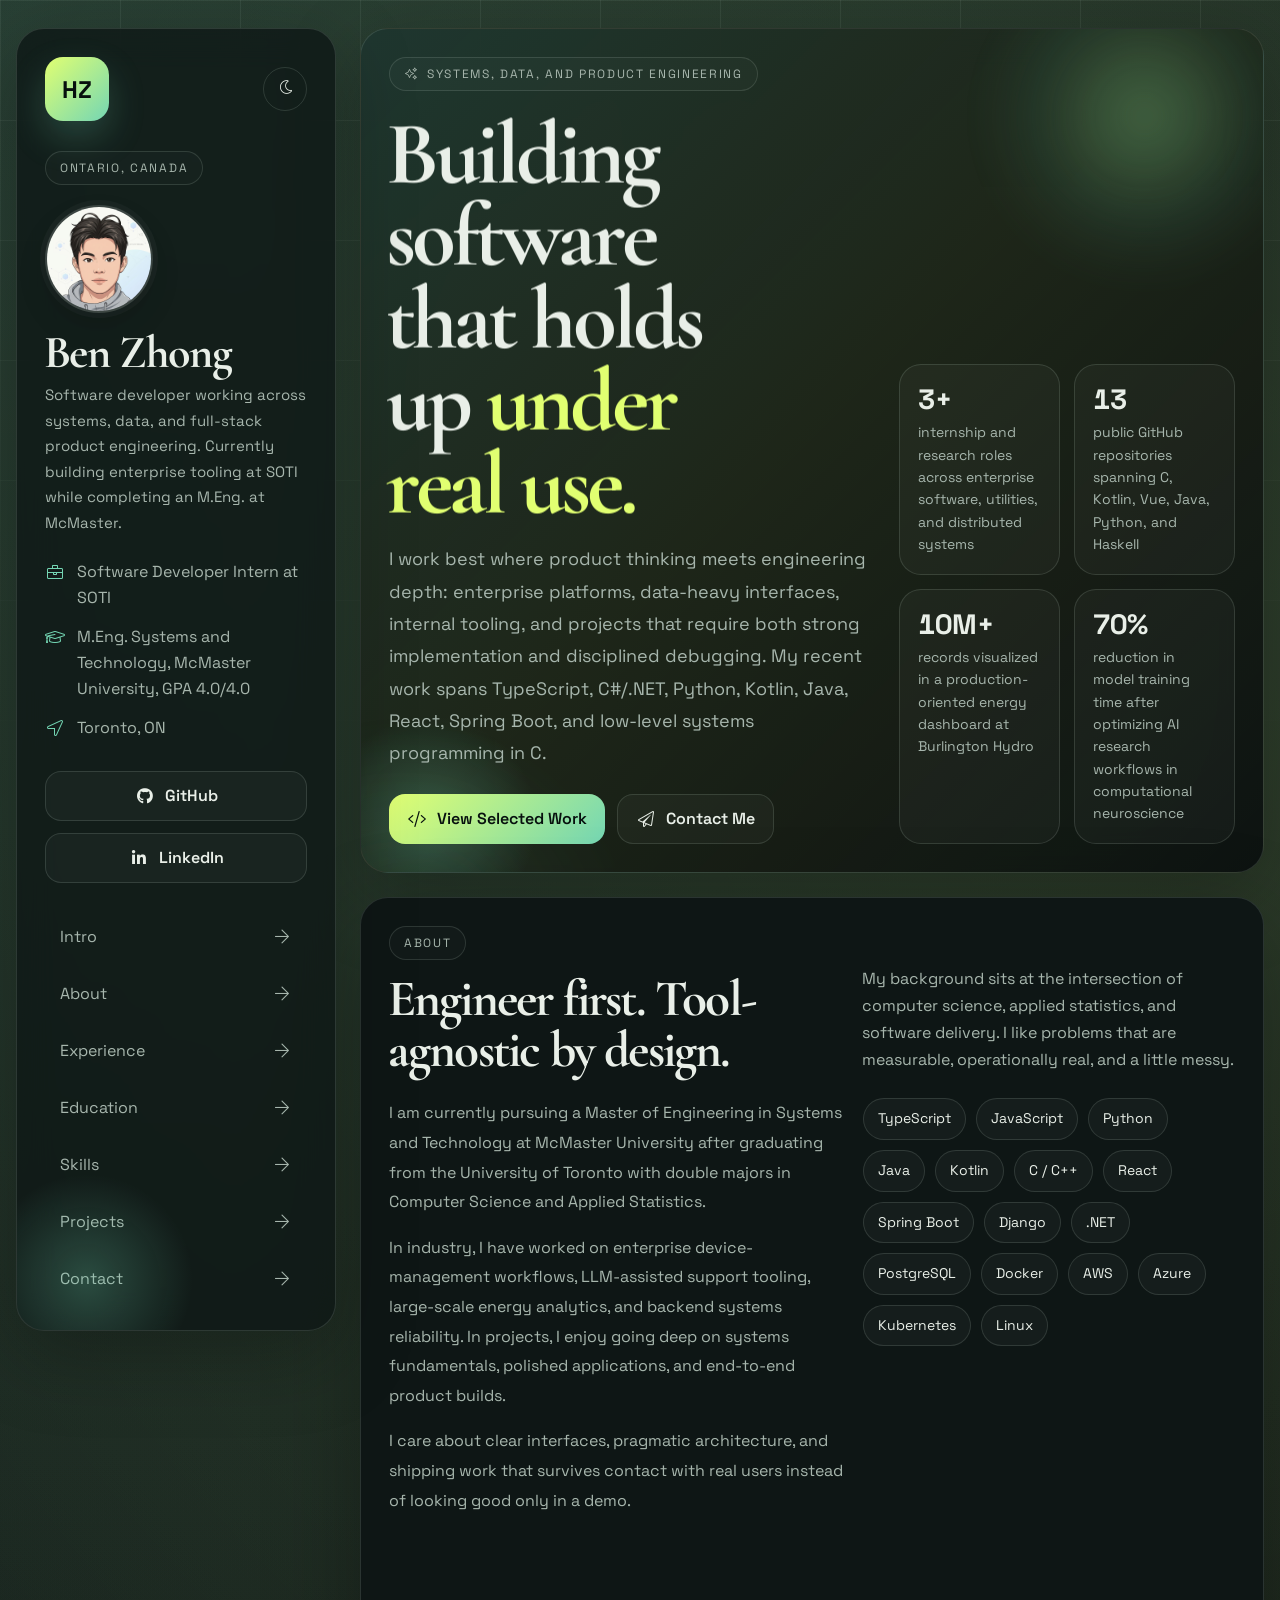
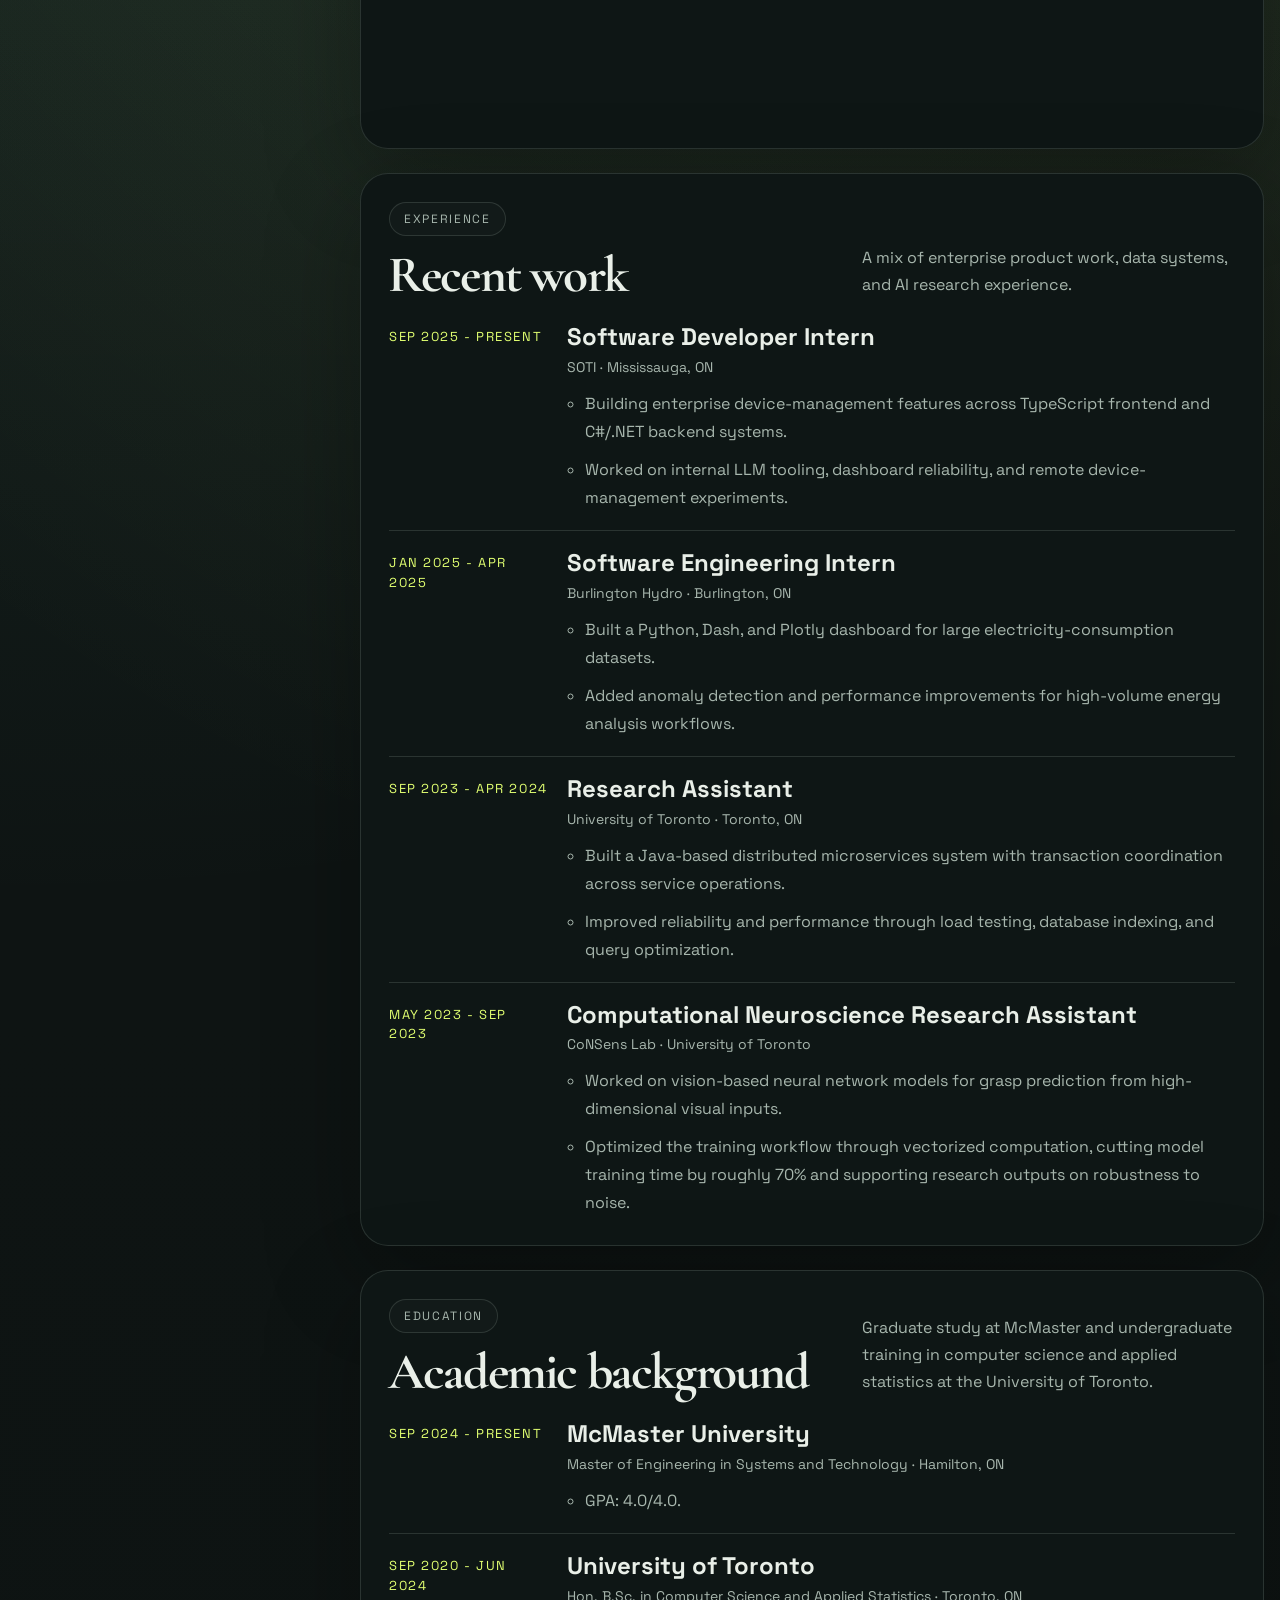
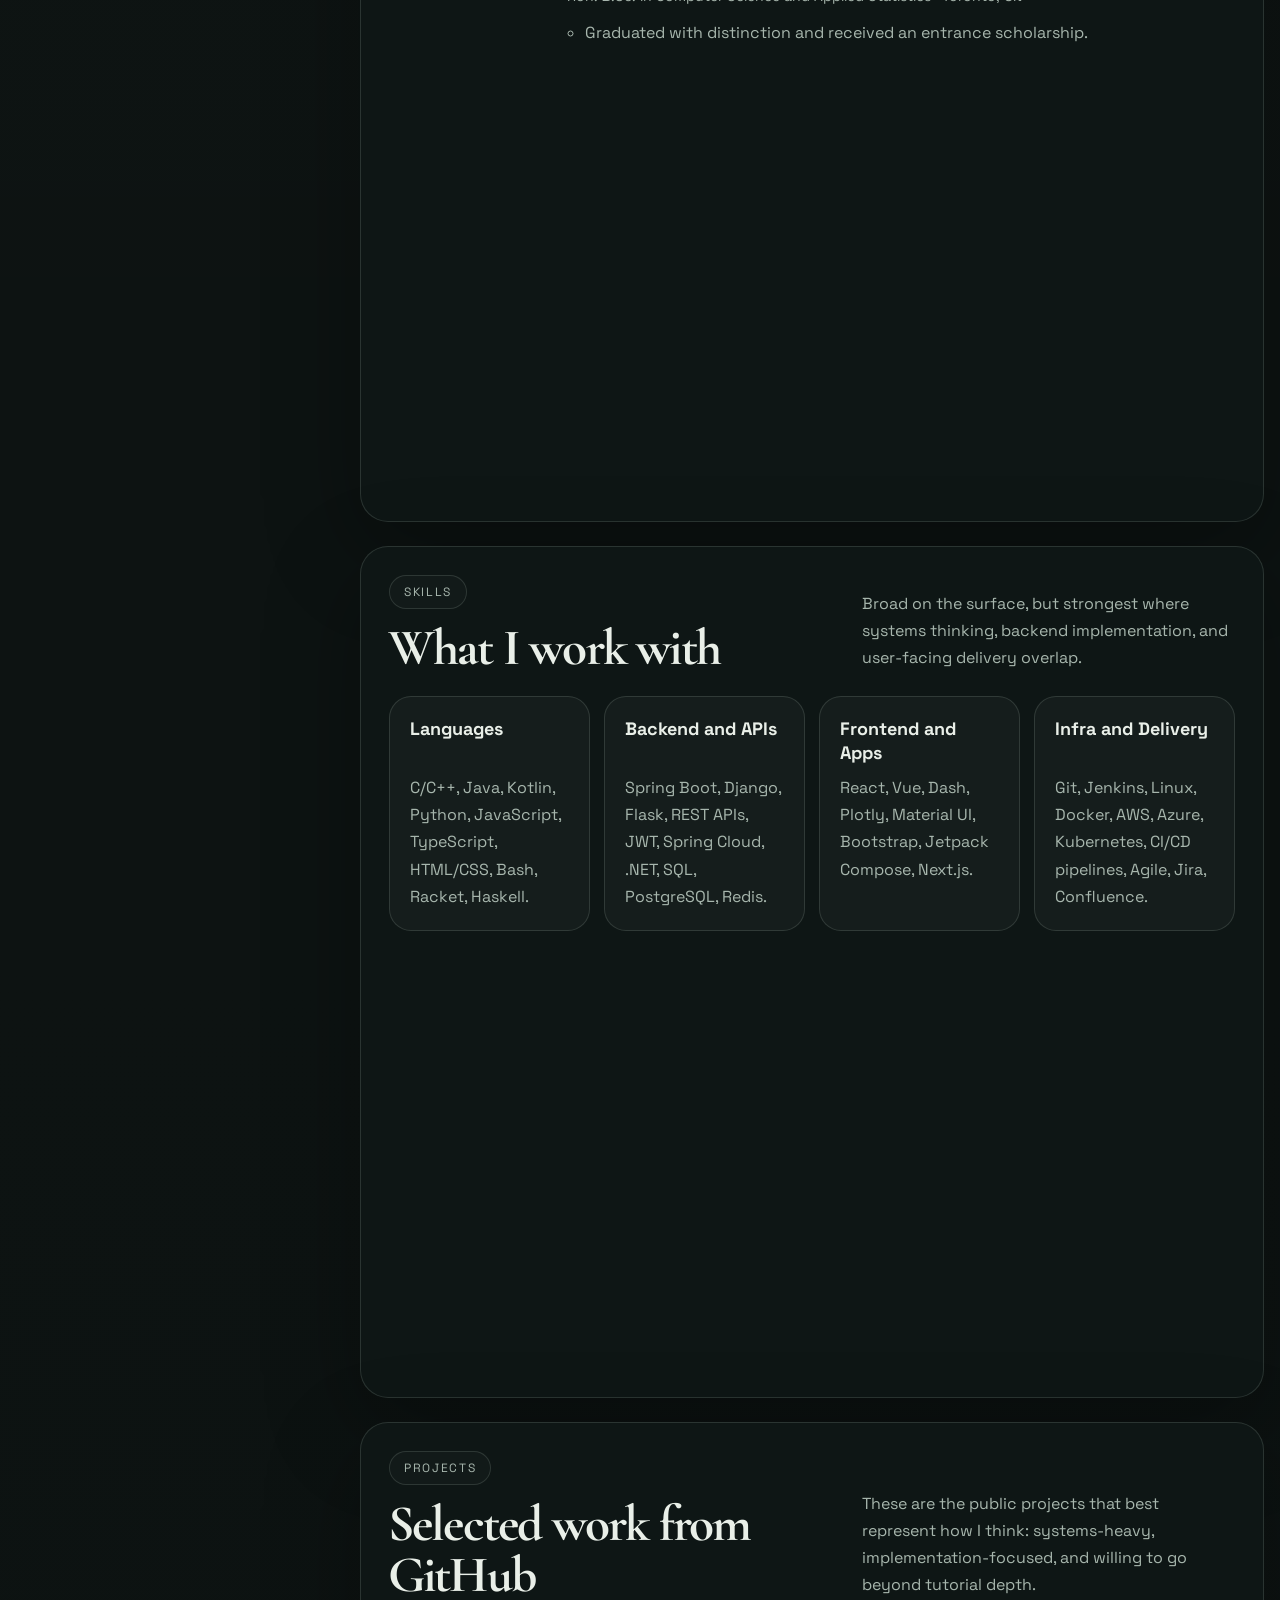
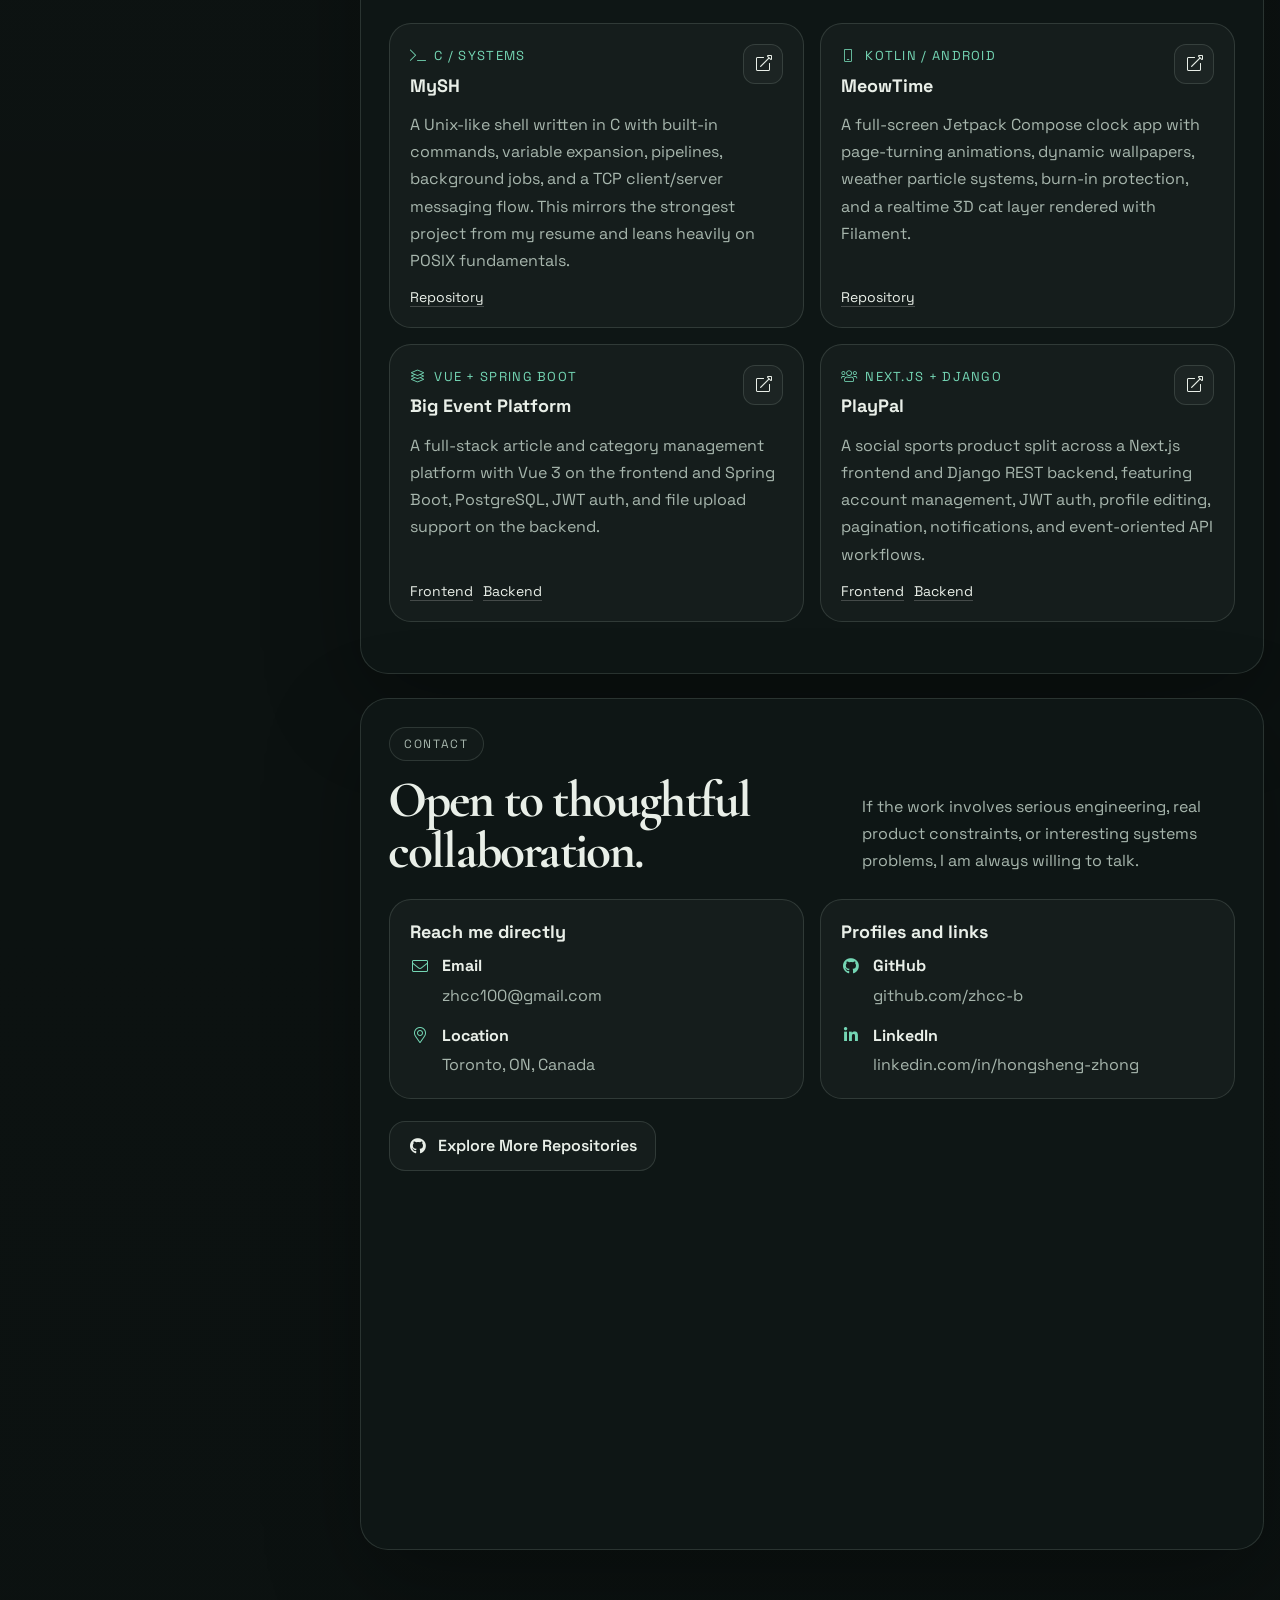
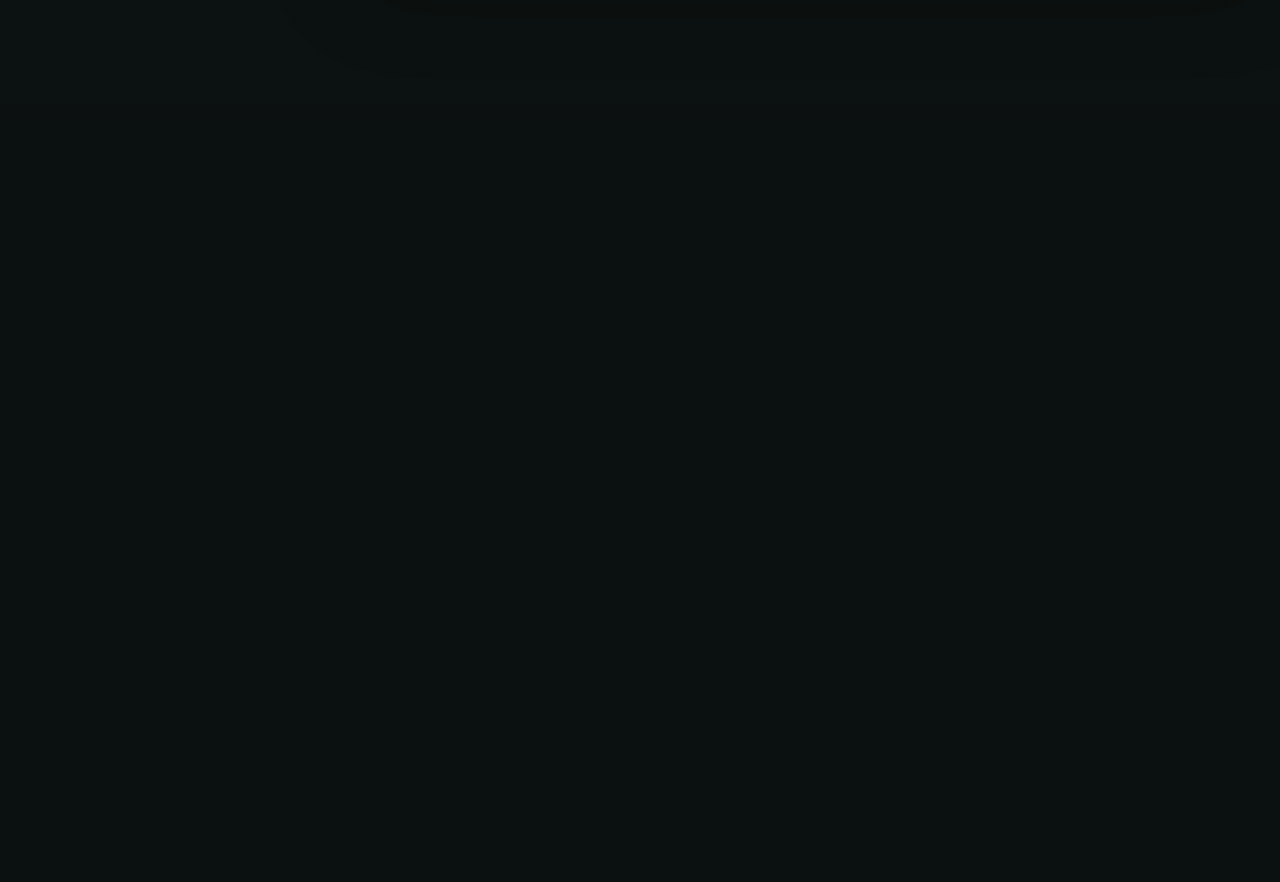
<file: index.html>
<!DOCTYPE html>
<html lang="en" class="theme-dark">
<head>
    <meta charset="UTF-8">
    <meta http-equiv="X-UA-Compatible" content="IE=edge">
    <meta name="viewport" content="width=device-width, initial-scale=1.0">
    <meta name="keywords" content="Hongsheng Zhong, software engineer, portfolio, resume, systems, data, full stack">
    <meta name="description" content="Portfolio site for Hongsheng (Ben) Zhong, software developer focused on systems, data, and product engineering.">
    <meta name="author" content="Hongsheng Zhong">
    <title>Hongsheng Zhong | Software Developer</title>
    <link rel="preconnect" href="https://fonts.googleapis.com">
    <link rel="preconnect" href="https://fonts.gstatic.com" crossorigin>
    <link href="https://fonts.googleapis.com/css2?family=Cormorant+Garamond:wght@500;600;700&amp;family=Space+Grotesk:wght@400;500;700&amp;display=swap" rel="stylesheet">
    <link rel="stylesheet" href="assets/css/fontAwesome5Pro.css">
    <style>
        :root {
            --bg: #0b1110;
            --bg-soft: rgba(18, 29, 27, 0.82);
            --panel: rgba(14, 22, 21, 0.78);
            --panel-strong: rgba(11, 17, 16, 0.92);
            --panel-solid: #0e1615;
            --text: #e9efe8;
            --muted: #a7b6ad;
            --line: rgba(213, 235, 219, 0.14);
            --accent: #74d6b4;
            --accent-strong: #e1ff71;
            --shadow: 0 24px 80px rgba(0, 0, 0, 0.26);
            --radius: 28px;
        }

        html.theme-light {
            --bg: #f3efe5;
            --bg-soft: rgba(255, 252, 245, 0.9);
            --panel: rgba(255, 255, 255, 0.84);
            --panel-strong: rgba(255, 255, 255, 0.94);
            --panel-solid: #fffdf7;
            --text: #111816;
            --muted: #5a695f;
            --line: rgba(17, 24, 22, 0.12);
            --accent: #0d8b67;
            --accent-strong: #a7d52c;
            --shadow: 0 24px 80px rgba(42, 50, 43, 0.12);
        }

        * {
            box-sizing: border-box;
        }

        html {
            scroll-behavior: smooth;
        }

        body {
            margin: 0;
            font-family: "Space Grotesk", sans-serif;
            background:
                radial-gradient(circle at top left, rgba(116, 214, 180, 0.18), transparent 34%),
                radial-gradient(circle at 85% 10%, rgba(225, 255, 113, 0.12), transparent 28%),
                linear-gradient(180deg, rgba(255, 255, 255, 0.02), rgba(255, 255, 255, 0)),
                var(--bg);
            color: var(--text);
            min-height: 100vh;
        }

        body::before {
            content: "";
            position: fixed;
            inset: 0;
            background-image:
                linear-gradient(var(--line) 1px, transparent 1px),
                linear-gradient(90deg, var(--line) 1px, transparent 1px);
            background-size: 120px 120px;
            mask-image: linear-gradient(180deg, rgba(0, 0, 0, 0.55), transparent 92%);
            pointer-events: none;
            z-index: 0;
        }

        a {
            color: inherit;
            text-decoration: none;
        }

        img {
            max-width: 100%;
            display: block;
        }

        .shell {
            position: relative;
            z-index: 1;
            width: min(1380px, calc(100% - 32px));
            margin: 0 auto;
            padding: 28px 0 56px;
            display: grid;
            grid-template-columns: 320px minmax(0, 1fr);
            gap: 24px;
        }

        .rail,
        .panel {
            backdrop-filter: blur(18px);
            background: var(--panel);
            border: 1px solid var(--line);
            border-radius: var(--radius);
            box-shadow: var(--shadow);
        }

        .rail {
            position: sticky;
            top: 24px;
            align-self: start;
            z-index: 20;
            padding: 28px;
            overflow: hidden;
        }

        .rail::before,
        .hero-card::before {
            content: "";
            position: absolute;
            inset: auto auto -60px -40px;
            width: 220px;
            height: 220px;
            border-radius: 50%;
            background: radial-gradient(circle, rgba(116, 214, 180, 0.26), transparent 68%);
            pointer-events: none;
        }

        .rail-top {
            display: flex;
            justify-content: space-between;
            align-items: center;
            gap: 16px;
            margin-bottom: 30px;
        }

        .mark {
            width: 64px;
            height: 64px;
            border-radius: 18px;
            display: grid;
            place-items: center;
            font-weight: 700;
            font-size: 24px;
            color: #07100e;
            background: linear-gradient(135deg, var(--accent-strong), var(--accent));
            box-shadow: 0 16px 36px rgba(116, 214, 180, 0.22);
        }

        .theme-toggle {
            display: grid;
            place-items: center;
            padding: 0;
            border: 1px solid var(--line);
            background: transparent;
            color: var(--text);
            border-radius: 999px;
            width: 44px;
            height: 44px;
            cursor: pointer;
        }

        .eyebrow {
            display: inline-flex;
            align-items: center;
            gap: 8px;
            padding: 8px 14px;
            border-radius: 999px;
            border: 1px solid var(--line);
            font-size: 12px;
            letter-spacing: 0.14em;
            text-transform: uppercase;
            color: var(--muted);
            background: rgba(255, 255, 255, 0.02);
        }

        .rail h1 {
            position: relative;
            left: -0.025em;
            margin: 18px 0 8px;
            font-family: "Cormorant Garamond", serif;
            font-size: 46px;
            line-height: 0.94;
            letter-spacing: -0.03em;
        }

        .profile-photo {
            width: 108px;
            height: 108px;
            margin: 20px 0 14px;
            border-radius: 50%;
            overflow: hidden;
            border: 2px solid rgba(255, 255, 255, 0.14);
            background: rgba(255, 255, 255, 0.04);
            box-shadow:
                0 14px 28px rgba(0, 0, 0, 0.16),
                0 0 0 5px rgba(255, 255, 255, 0.03);
        }

        .profile-photo img {
            width: 100%;
            height: 100%;
            object-fit: cover;
            object-position: center top;
        }

        .rail .subtitle {
            margin: 0 0 24px;
            color: var(--muted);
            line-height: 1.7;
            font-size: 15px;
        }

        .quick-list,
        .mini-nav,
        .chip-list,
        .facts,
        .timeline,
        .project-list {
            list-style: none;
            margin: 0;
            padding: 0;
        }

        .quick-list {
            display: grid;
            gap: 14px;
            margin: 22px 0 30px;
        }

        .quick-list li,
        .contact-card li {
            display: flex;
            gap: 12px;
            align-items: flex-start;
            color: var(--muted);
            line-height: 1.6;
        }

        .quick-list i,
        .contact-card i {
            width: 20px;
            flex: 0 0 20px;
            text-align: center;
            line-height: 1;
            color: var(--accent);
            margin-top: 0.3em;
        }

        .quick-list li > span,
        .contact-card li > div {
            min-width: 0;
            overflow-wrap: anywhere;
        }

        .cta-row {
            display: grid;
            gap: 12px;
            margin: 0 0 30px;
        }

        .btn,
        .btn-secondary {
            display: inline-flex;
            justify-content: center;
            align-items: center;
            gap: 10px;
            min-height: 50px;
            padding: 0 18px;
            border-radius: 16px;
            font-weight: 600;
            line-height: 1.25;
            transition: transform 0.2s ease, border-color 0.2s ease, background 0.2s ease;
        }

        .btn:hover,
        .btn-secondary:hover,
        .mini-nav a:hover,
        .project-card:hover,
        .fact:hover {
            transform: translateY(-2px);
        }

        .btn {
            color: #07100e;
            background: linear-gradient(135deg, var(--accent-strong), var(--accent));
        }

        .btn-secondary {
            border: 1px solid var(--line);
            color: var(--text);
            background: rgba(255, 255, 255, 0.03);
        }

        .mini-nav {
            display: grid;
            gap: 10px;
        }

        .mini-nav a {
            display: flex;
            justify-content: space-between;
            align-items: center;
            gap: 12px;
            padding: 12px 14px;
            border-radius: 16px;
            color: var(--muted);
            border: 1px solid transparent;
            transition: all 0.2s ease;
        }

        .mini-nav a:hover {
            color: var(--text);
            border-color: var(--line);
            background: rgba(255, 255, 255, 0.03);
        }

        .content {
            display: grid;
            gap: 24px;
            isolation: isolate;
        }

        .panel {
            position: relative;
            padding: 28px;
            scroll-margin-top: 24px;
        }

        .hero-card {
            --fluid-x: 76%;
            --fluid-y: 22%;
            overflow: hidden;
            background:
                linear-gradient(135deg, rgba(116, 214, 180, 0.18), rgba(225, 255, 113, 0.08) 48%, rgba(255, 255, 255, 0)),
                var(--panel-strong);
        }

        .hero-card::after {
            content: "";
            position: absolute;
            inset: -18%;
            z-index: 0;
            pointer-events: none;
            opacity: 0.78;
            background:
                radial-gradient(circle 240px at var(--fluid-x) var(--fluid-y), rgba(116, 214, 180, 0.28), transparent 68%),
                radial-gradient(circle 170px at var(--fluid-x) var(--fluid-y), rgba(225, 255, 113, 0.18), transparent 62%),
                radial-gradient(circle 320px at 18% 92%, rgba(116, 214, 180, 0.12), transparent 72%);
            filter: blur(18px) saturate(1.1);
            transform: scale(1.04);
            transition: opacity 0.3s ease;
        }

        .hero-card:hover::after {
            opacity: 1;
        }

        .hero-grid {
            position: relative;
            z-index: 1;
        }

        .hero-grid {
            display: grid;
            grid-template-columns: minmax(0, 1.3fr) minmax(280px, 0.9fr);
            gap: 24px;
            align-items: end;
        }

        .hero-title {
            position: relative;
            left: -0.035em;
            margin: 22px 0 18px;
            font-family: "Cormorant Garamond", serif;
            font-size: clamp(52px, 7vw, 92px);
            line-height: 0.92;
            letter-spacing: -0.045em;
            max-width: 9ch;
        }

        .hero-title .accent {
            color: var(--accent-strong);
        }

        .motion-ready .hero-title .char {
            display: inline-block;
            opacity: 0;
            transform: translateY(0.72em);
            animation: character-rise 0.72s cubic-bezier(0.16, 1, 0.3, 1) forwards;
            animation-delay: calc(90ms + (var(--char-index) * 28ms));
            will-change: transform, opacity;
        }

        .hero-title .word {
            display: inline-block;
            white-space: nowrap;
        }

        @keyframes character-rise {
            to {
                opacity: 1;
                transform: translateY(0);
            }
        }

        .motion-ready .content > .panel:not(.hero-card) {
            opacity: 0;
            transform: translateY(72px) scale(0.985);
            transform-origin: 50% 100%;
            transition:
                opacity 0.72s ease,
                transform 0.88s cubic-bezier(0.16, 1, 0.3, 1),
                box-shadow 0.88s ease;
            will-change: transform, opacity;
        }

        .motion-ready .content > .panel.is-visible {
            opacity: 1;
            transform: translateY(0) scale(1);
            box-shadow: 0 30px 96px rgba(0, 0, 0, 0.3);
        }

        .hero-copy {
            max-width: 760px;
            color: var(--muted);
            font-size: 18px;
            line-height: 1.8;
            margin: 0 0 24px;
        }

        .hero-actions {
            display: flex;
            flex-wrap: wrap;
            gap: 12px;
        }

        .hero-side {
            display: grid;
            gap: 16px;
        }

        .fact-grid {
            display: grid;
            grid-template-columns: repeat(2, minmax(0, 1fr));
            gap: 14px;
        }

        .fact {
            border-radius: 22px;
            border: 1px solid var(--line);
            padding: 18px;
            background: rgba(255, 255, 255, 0.03);
            transition: transform 0.2s ease;
        }

        .fact strong {
            display: block;
            font-size: 28px;
            line-height: 1.15;
            font-variant-numeric: tabular-nums;
            margin-bottom: 6px;
        }

        .fact span {
            display: block;
            color: var(--muted);
            font-size: 14px;
            line-height: 1.6;
        }

        .section-head {
            display: grid;
            grid-template-columns: minmax(0, 1.1fr) minmax(0, 0.9fr);
            align-items: end;
            gap: 16px;
            margin-bottom: 22px;
        }

        .section-head h2 {
            position: relative;
            left: -0.025em;
            margin: 14px 0 0;
            font-family: "Cormorant Garamond", serif;
            font-size: clamp(34px, 4vw, 54px);
            line-height: 1;
            letter-spacing: -0.035em;
        }

        .section-head p {
            margin: 0;
            max-width: 620px;
            color: var(--muted);
            line-height: 1.7;
            padding-bottom: 3px;
        }

        .two-col {
            display: grid;
            grid-template-columns: 1.1fr 0.9fr;
            gap: 20px;
        }

        .prose {
            color: var(--muted);
            line-height: 1.85;
            font-size: 16px;
        }

        .prose > p:first-child {
            margin-top: 0;
        }

        .prose > p:last-child {
            margin-bottom: 0;
        }

        .chip-list {
            display: flex;
            flex-wrap: wrap;
            gap: 10px;
        }

        .chip-list li {
            border: 1px solid var(--line);
            border-radius: 999px;
            padding: 10px 14px;
            color: var(--text);
            background: rgba(255, 255, 255, 0.03);
            font-size: 14px;
            line-height: 1.4;
        }

        .timeline {
            display: grid;
            gap: 18px;
        }

        .timeline-item {
            display: grid;
            grid-template-columns: 160px minmax(0, 1fr);
            gap: 18px;
            padding: 18px 0 0;
            border-top: 1px solid var(--line);
        }

        .timeline-item:first-child {
            border-top: 0;
            padding-top: 0;
        }

        .timeline-date {
            color: var(--accent-strong);
            font-size: 13px;
            letter-spacing: 0.12em;
            text-transform: uppercase;
            line-height: 1.5;
            padding-top: 4px;
        }

        .timeline-body h3 {
            margin: 0;
            font-size: 24px;
            line-height: 1.2;
        }

        .timeline-meta {
            margin: 6px 0 14px;
            color: var(--muted);
            font-size: 14px;
        }

        .timeline-points {
            display: grid;
            gap: 10px;
            margin: 0;
            padding-left: 18px;
            color: var(--muted);
            line-height: 1.75;
        }

        .skill-grid {
            display: grid;
            grid-template-columns: repeat(4, minmax(0, 1fr));
            gap: 14px;
        }

        .skill-card,
        .project-card,
        .contact-card {
            border: 1px solid var(--line);
            border-radius: 22px;
            padding: 20px;
            background: rgba(255, 255, 255, 0.03);
        }

        .skill-card h3,
        .project-card h3,
        .contact-card h3 {
            margin: 0 0 10px;
            font-size: 18px;
        }

        .skill-card p,
        .project-card p,
        .contact-card p {
            margin: 0;
            color: var(--muted);
            line-height: 1.7;
        }

        .project-list {
            display: grid;
            grid-template-columns: repeat(2, minmax(0, 1fr));
            gap: 16px;
        }

        .project-card {
            display: flex;
            flex-direction: column;
            gap: 14px;
            transition: transform 0.2s ease, border-color 0.2s ease;
        }

        .project-card:hover {
            border-color: rgba(116, 214, 180, 0.4);
        }

        .project-top {
            display: flex;
            justify-content: space-between;
            gap: 12px;
            align-items: flex-start;
        }

        .project-card p {
            flex: 1;
        }

        .project-card h3 {
            margin: 8px 0 0;
            line-height: 1.3;
        }

        /* Center icon ink independently of the font's varying advance widths. */
        .btn i,
        .btn-secondary i,
        .eyebrow i,
        .project-tag i,
        .mini-nav i {
            flex: 0 0 1.25em;
            width: 1.25em;
            line-height: 1;
            text-align: center;
        }

        .theme-toggle i,
        .project-launch i {
            line-height: 1;
            transform: translateY(-1px);
        }

        .project-launch .fa-arrow-up-right-from-square {
            transform: translate(1px, -1px);
        }

        .project-head-link {
            color: inherit;
            display: block;
        }

        .project-launch {
            width: 40px;
            height: 40px;
            border-radius: 12px;
            border: 1px solid var(--line);
            display: inline-flex;
            align-items: center;
            justify-content: center;
            color: var(--text);
            background: rgba(255, 255, 255, 0.03);
            flex-shrink: 0;
        }

        .project-tag {
            display: inline-flex;
            align-items: center;
            gap: 8px;
            color: var(--accent);
            font-size: 13px;
            letter-spacing: 0.1em;
            text-transform: uppercase;
            line-height: 1.5;
        }

        .project-links {
            display: flex;
            flex-wrap: wrap;
            gap: 10px;
        }

        .project-links a {
            color: var(--text);
            font-size: 14px;
            border-bottom: 1px solid rgba(255, 255, 255, 0.2);
        }

        .contact-grid {
            display: grid;
            grid-template-columns: 1fr 1fr;
            gap: 16px;
        }

        .contact-card ul {
            list-style: none;
            margin: 0;
            padding: 0;
            display: grid;
            gap: 14px;
        }

        .contact-card strong {
            display: block;
            margin-bottom: 4px;
            color: var(--text);
        }

        .contact-cta {
            display: flex;
            flex-wrap: wrap;
            gap: 12px;
            margin-top: 22px;
        }

        .footer-note {
            margin-top: 12px;
            color: var(--muted);
            font-size: 13px;
        }

        .mobile-nav {
            display: none;
        }

        html.is-measuring-stack .content > .panel {
            position: relative !important;
            top: auto !important;
        }

        @media (min-width: 901px) and (prefers-reduced-motion: no-preference) {
            .content::after {
                content: "";
                display: block;
                height: calc(100vh - 48px);
                pointer-events: none;
            }

            .hero-card {
                position: sticky;
                top: 24px;
                align-self: start;
                z-index: 0;
            }

            .content > .panel:not(.hero-card) {
                position: sticky;
                top: 24px;
                align-self: start;
                min-height: calc(100vh - 48px);
                scroll-margin-top: 24px;
                background: var(--panel-solid);
                backdrop-filter: none;
            }

            #about {
                z-index: 1;
            }

            #experience {
                z-index: 2;
            }

            #education {
                z-index: 3;
            }

            #skills {
                z-index: 4;
            }

            #projects {
                z-index: 5;
            }

            #contact {
                z-index: 6;
            }
        }

        @media (prefers-reduced-motion: reduce) {
            html {
                scroll-behavior: auto;
            }

            *,
            *::before,
            *::after {
                animation-duration: 0.01ms !important;
                animation-iteration-count: 1 !important;
                scroll-behavior: auto !important;
                transition-duration: 0.01ms !important;
            }
        }

        @media (max-width: 1120px) {
            .shell {
                grid-template-columns: 1fr;
            }

            .rail {
                position: static;
            }
        }

        @media (min-width: 901px) {
            .skill-card h3 {
                min-height: 2.6em;
                line-height: 1.3;
            }
        }

        @media (max-width: 900px) {
            .hero-grid,
            .section-head,
            .two-col,
            .contact-grid,
            .timeline-item,
            .project-list,
            .skill-grid {
                grid-template-columns: 1fr;
            }

            .timeline-date {
                padding-top: 0;
            }
        }

        @media (max-width: 720px) {
            .shell {
                width: min(100% - 20px, 1380px);
                padding-top: 18px;
            }

            .rail,
            .panel {
                padding: 22px;
                border-radius: 22px;
            }

            .rail-top {
                margin-bottom: 18px;
            }

            .rail h1 {
                font-size: 38px;
            }

            .hero-copy {
                font-size: 16px;
            }

            .fact-grid {
                grid-template-columns: 1fr;
            }

            .mobile-nav {
                display: flex;
                flex-wrap: wrap;
                gap: 10px;
                margin-top: 18px;
            }

            .mobile-nav a {
                padding: 10px 14px;
                border: 1px solid var(--line);
                border-radius: 999px;
                color: var(--muted);
                font-size: 14px;
            }

            .mini-nav {
                display: none;
            }
        }
    </style>
</head>
<body>
    <div class="shell">
        <aside class="rail">
            <div class="rail-top">
                <div class="mark">HZ</div>
                <button class="theme-toggle" id="themeToggle" aria-label="Toggle color theme">
                    <i class="fal fa-moon"></i>
                </button>
            </div>

            <div class="eyebrow">
                <span>Ontario, Canada</span>
            </div>
            <div class="profile-photo">
                <img src="photo.jpg" alt="Portrait of Hongsheng Zhong">
            </div>
            <h1>Ben Zhong</h1>
            <p class="subtitle">
                Software developer working across systems, data, and full-stack product engineering.
                Currently building enterprise tooling at SOTI while completing an M.Eng. at McMaster.
            </p>

            <ul class="quick-list">
                <li>
                    <i class="fal fa-briefcase"></i>
                    <div>Software Developer Intern at SOTI</div>
                </li>
                <li>
                    <i class="fal fa-graduation-cap"></i>
                    <div>M.Eng. Systems and Technology, McMaster University, GPA 4.0/4.0</div>
                </li>
                <li>
                    <i class="fal fa-location-arrow"></i>
                    <div>Toronto, ON</div>
                </li>
            </ul>

            <div class="cta-row">
                <a class="btn-secondary" href="https://github.com/zhcc-b" target="_blank" rel="noreferrer">
                    <i class="fab fa-github"></i>
                    GitHub
                </a>
                <a class="btn-secondary" href="https://www.linkedin.com/in/hongsheng-zhong/" target="_blank" rel="noreferrer">
                    <i class="fab fa-linkedin-in"></i>
                    LinkedIn
                </a>
            </div>

            <ul class="mini-nav">
                <li><a href="#home"><span>Intro</span><i class="fal fa-arrow-right"></i></a></li>
                <li><a href="#about"><span>About</span><i class="fal fa-arrow-right"></i></a></li>
                <li><a href="#experience"><span>Experience</span><i class="fal fa-arrow-right"></i></a></li>
                <li><a href="#education"><span>Education</span><i class="fal fa-arrow-right"></i></a></li>
                <li><a href="#skills"><span>Skills</span><i class="fal fa-arrow-right"></i></a></li>
                <li><a href="#projects"><span>Projects</span><i class="fal fa-arrow-right"></i></a></li>
                <li><a href="#contact"><span>Contact</span><i class="fal fa-arrow-right"></i></a></li>
            </ul>
        </aside>

        <main class="content">
            <section class="panel hero-card" id="home">
                <div class="hero-grid">
                    <div>
                        <div class="eyebrow">
                            <i class="fal fa-sparkles"></i>
                            <span>Systems, Data, and Product Engineering</span>
                        </div>
                        <h2 class="hero-title">
                            Building software that holds up <span class="accent">under real use.</span>
                        </h2>
                        <p class="hero-copy">
                            I work best where product thinking meets engineering depth: enterprise platforms,
                            data-heavy interfaces, internal tooling, and projects that require both strong
                            implementation and disciplined debugging. My recent work spans TypeScript, C#/.NET,
                            Python, Kotlin, Java, React, Spring Boot, and low-level systems programming in C.
                        </p>
                        <div class="hero-actions">
                            <a class="btn" href="#projects">
                                <i class="fal fa-code"></i>
                                View Selected Work
                            </a>
                            <a class="btn-secondary" href="#contact">
                                <i class="fal fa-paper-plane"></i>
                                Contact Me
                            </a>
                        </div>
                        <div class="mobile-nav">
                            <a href="#about">About</a>
                            <a href="#experience">Experience</a>
                            <a href="#education">Education</a>
                            <a href="#skills">Skills</a>
                            <a href="#projects">Projects</a>
                            <a href="#contact">Contact</a>
                        </div>
                    </div>

                    <div class="hero-side">
                        <div class="fact-grid">
                            <div class="fact">
                                <strong>3+</strong>
                                <span>internship and research roles across enterprise software, utilities, and distributed systems</span>
                            </div>
                            <div class="fact">
                                <strong>13</strong>
                                <span>public GitHub repositories spanning C, Kotlin, Vue, Java, Python, and Haskell</span>
                            </div>
                            <div class="fact">
                                <strong>10M+</strong>
                                <span>records visualized in a production-oriented energy dashboard at Burlington Hydro</span>
                            </div>
                            <div class="fact">
                                <strong>70%</strong>
                                <span>reduction in model training time after optimizing AI research workflows in computational neuroscience</span>
                            </div>
                        </div>
                    </div>
                </div>
            </section>

            <section class="panel" id="about">
                <div class="section-head">
                    <div>
                        <div class="eyebrow">About</div>
                        <h2>Engineer first. Tool-agnostic by design.</h2>
                    </div>
                    <p>
                        My background sits at the intersection of computer science, applied statistics, and
                        software delivery. I like problems that are measurable, operationally real, and a little messy.
                    </p>
                </div>

                <div class="two-col">
                    <div class="prose">
                        <p>
                            I am currently pursuing a Master of Engineering in Systems and Technology at
                            McMaster University after graduating from the University of Toronto with double majors
                            in Computer Science and Applied Statistics.
                        </p>
                        <p>
                            In industry, I have worked on enterprise device-management workflows, LLM-assisted support tooling,
                            large-scale energy analytics, and backend systems reliability. In projects, I enjoy going deep on
                            systems fundamentals, polished applications, and end-to-end product builds.
                        </p>
                        <p>
                            I care about clear interfaces, pragmatic architecture, and shipping work that survives contact
                            with real users instead of looking good only in a demo.
                        </p>
                    </div>
                    <div>
                        <ul class="chip-list">
                            <li>TypeScript</li>
                            <li>JavaScript</li>
                            <li>Python</li>
                            <li>Java</li>
                            <li>Kotlin</li>
                            <li>C / C++</li>
                            <li>React</li>
                            <li>Spring Boot</li>
                            <li>Django</li>
                            <li>.NET</li>
                            <li>PostgreSQL</li>
                            <li>Docker</li>
                            <li>AWS</li>
                            <li>Azure</li>
                            <li>Kubernetes</li>
                            <li>Linux</li>
                        </ul>
                    </div>
                </div>
            </section>

            <section class="panel" id="experience">
                <div class="section-head">
                    <div>
                        <div class="eyebrow">Experience</div>
                        <h2>Recent work</h2>
                    </div>
                    <p>
                        A mix of enterprise product work, data systems, and AI research experience.
                    </p>
                </div>

                <ul class="timeline">
                    <li class="timeline-item">
                        <div class="timeline-date">Sep 2025 - Present</div>
                        <div class="timeline-body">
                            <h3>Software Developer Intern</h3>
                            <div class="timeline-meta">SOTI · Mississauga, ON</div>
                            <ul class="timeline-points">
                                <li>Building enterprise device-management features across TypeScript frontend and C#/.NET backend systems.</li>
                                <li>Worked on internal LLM tooling, dashboard reliability, and remote device-management experiments.</li>
                            </ul>
                        </div>
                    </li>
                    <li class="timeline-item">
                        <div class="timeline-date">Jan 2025 - Apr 2025</div>
                        <div class="timeline-body">
                            <h3>Software Engineering Intern</h3>
                            <div class="timeline-meta">Burlington Hydro · Burlington, ON</div>
                            <ul class="timeline-points">
                                <li>Built a Python, Dash, and Plotly dashboard for large electricity-consumption datasets.</li>
                                <li>Added anomaly detection and performance improvements for high-volume energy analysis workflows.</li>
                            </ul>
                        </div>
                    </li>
                    <li class="timeline-item">
                        <div class="timeline-date">Sep 2023 - Apr 2024</div>
                        <div class="timeline-body">
                            <h3>Research Assistant</h3>
                            <div class="timeline-meta">University of Toronto · Toronto, ON</div>
                            <ul class="timeline-points">
                                <li>Built a Java-based distributed microservices system with transaction coordination across service operations.</li>
                                <li>Improved reliability and performance through load testing, database indexing, and query optimization.</li>
                            </ul>
                        </div>
                    </li>
                    <li class="timeline-item">
                        <div class="timeline-date">May 2023 - Sep 2023</div>
                        <div class="timeline-body">
                            <h3>Computational Neuroscience Research Assistant</h3>
                            <div class="timeline-meta">CoNSens Lab · University of Toronto</div>
                            <ul class="timeline-points">
                                <li>Worked on vision-based neural network models for grasp prediction from high-dimensional visual inputs.</li>
                                <li>Optimized the training workflow through vectorized computation, cutting model training time by roughly 70% and supporting research outputs on robustness to noise.</li>
                            </ul>
                        </div>
                    </li>
                </ul>
            </section>

            <section class="panel" id="education">
                <div class="section-head">
                    <div>
                        <div class="eyebrow">Education</div>
                        <h2>Academic background</h2>
                    </div>
                    <p>
                        Graduate study at McMaster and undergraduate training in computer science and applied statistics at the University of Toronto.
                    </p>
                </div>

                <ul class="timeline">
                    <li class="timeline-item">
                        <div class="timeline-date">Sep 2024 - Present</div>
                        <div class="timeline-body">
                            <h3>McMaster University</h3>
                            <div class="timeline-meta">Master of Engineering in Systems and Technology · Hamilton, ON</div>
                            <ul class="timeline-points">
                                <li>GPA: 4.0/4.0.</li>
                            </ul>
                        </div>
                    </li>
                    <li class="timeline-item">
                        <div class="timeline-date">Sep 2020 - Jun 2024</div>
                        <div class="timeline-body">
                            <h3>University of Toronto</h3>
                            <div class="timeline-meta">Hon. B.Sc. in Computer Science and Applied Statistics · Toronto, ON</div>
                            <ul class="timeline-points">
                                <li>Graduated with distinction and received an entrance scholarship.</li>
                            </ul>
                        </div>
                    </li>
                </ul>
            </section>

            <section class="panel" id="skills">
                <div class="section-head">
                    <div>
                        <div class="eyebrow">Skills</div>
                        <h2>What I work with</h2>
                    </div>
                    <p>
                        Broad on the surface, but strongest where systems thinking, backend implementation,
                        and user-facing delivery overlap.
                    </p>
                </div>

                <div class="skill-grid">
                    <article class="skill-card">
                        <h3>Languages</h3>
                        <p>C/C++, Java, Kotlin, Python, JavaScript, TypeScript, HTML/CSS, Bash, Racket, Haskell.</p>
                    </article>
                    <article class="skill-card">
                        <h3>Backend and APIs</h3>
                        <p>Spring Boot, Django, Flask, REST APIs, JWT, Spring Cloud, .NET, SQL, PostgreSQL, Redis.</p>
                    </article>
                    <article class="skill-card">
                        <h3>Frontend and Apps</h3>
                        <p>React, Vue, Dash, Plotly, Material UI, Bootstrap, Jetpack Compose, Next.js.</p>
                    </article>
                    <article class="skill-card">
                        <h3>Infra and Delivery</h3>
                        <p>Git, Jenkins, Linux, Docker, AWS, Azure, Kubernetes, CI/CD pipelines, Agile, Jira, Confluence.</p>
                    </article>
                </div>
            </section>

            <section class="panel" id="projects">
                <div class="section-head">
                    <div>
                        <div class="eyebrow">Projects</div>
                        <h2>Selected work from GitHub</h2>
                    </div>
                    <p>
                        These are the public projects that best represent how I think: systems-heavy, implementation-focused,
                        and willing to go beyond tutorial depth.
                    </p>
                </div>

                <div class="project-list">
                    <article class="project-card">
                        <div class="project-top">
                            <a class="project-head-link" href="https://github.com/zhcc-b/mysh" target="_blank" rel="noreferrer">
                                <div class="project-tag"><i class="fal fa-terminal"></i> C / Systems</div>
                                <h3>MySH</h3>
                            </a>
                            <a class="project-launch" href="https://github.com/zhcc-b/mysh" target="_blank" rel="noreferrer" aria-label="Open MySH repository">
                                <i class="fal fa-arrow-up-right-from-square"></i>
                            </a>
                        </div>
                        <p>
                            A Unix-like shell written in C with built-in commands, variable expansion, pipelines,
                            background jobs, and a TCP client/server messaging flow. This mirrors the strongest project
                            from my resume and leans heavily on POSIX fundamentals.
                        </p>
                        <div class="project-links">
                            <a href="https://github.com/zhcc-b/mysh" target="_blank" rel="noreferrer">Repository</a>
                        </div>
                    </article>

                    <article class="project-card">
                        <div class="project-top">
                            <a class="project-head-link" href="https://github.com/zhcc-b/meowtime" target="_blank" rel="noreferrer">
                                <div class="project-tag"><i class="fal fa-mobile-android"></i> Kotlin / Android</div>
                                <h3>MeowTime</h3>
                            </a>
                            <a class="project-launch" href="https://github.com/zhcc-b/meowtime" target="_blank" rel="noreferrer" aria-label="Open MeowTime repository">
                                <i class="fal fa-arrow-up-right-from-square"></i>
                            </a>
                        </div>
                        <p>
                            A full-screen Jetpack Compose clock app with page-turning animations, dynamic wallpapers,
                            weather particle systems, burn-in protection, and a realtime 3D cat layer rendered with Filament.
                        </p>
                        <div class="project-links">
                            <a href="https://github.com/zhcc-b/meowtime" target="_blank" rel="noreferrer">Repository</a>
                        </div>
                    </article>

                    <article class="project-card">
                        <div class="project-top">
                            <a class="project-head-link" href="https://github.com/zhcc-b/big-even-frontend" target="_blank" rel="noreferrer">
                                <div class="project-tag"><i class="fal fa-layer-group"></i> Vue + Spring Boot</div>
                                <h3>Big Event Platform</h3>
                            </a>
                            <a class="project-launch" href="https://github.com/zhcc-b/big-even-frontend" target="_blank" rel="noreferrer" aria-label="Open Big Event frontend repository">
                                <i class="fal fa-arrow-up-right-from-square"></i>
                            </a>
                        </div>
                        <p>
                            A full-stack article and category management platform with Vue 3 on the frontend and
                            Spring Boot, PostgreSQL, JWT auth, and file upload support on the backend.
                        </p>
                        <div class="project-links">
                            <a href="https://github.com/zhcc-b/big-even-frontend" target="_blank" rel="noreferrer">Frontend</a>
                            <a href="https://github.com/zhcc-b/big-even-backend" target="_blank" rel="noreferrer">Backend</a>
                        </div>
                    </article>

                    <article class="project-card">
                        <div class="project-top">
                            <a class="project-head-link" href="https://github.com/zhcc-b/PlayPal-Frontend" target="_blank" rel="noreferrer">
                                <div class="project-tag"><i class="fal fa-users"></i> Next.js + Django</div>
                                <h3>PlayPal</h3>
                            </a>
                            <a class="project-launch" href="https://github.com/zhcc-b/PlayPal-Frontend" target="_blank" rel="noreferrer" aria-label="Open PlayPal frontend repository">
                                <i class="fal fa-arrow-up-right-from-square"></i>
                            </a>
                        </div>
                        <p>
                            A social sports product split across a Next.js frontend and Django REST backend,
                            featuring account management, JWT auth, profile editing, pagination, notifications,
                            and event-oriented API workflows.
                        </p>
                        <div class="project-links">
                            <a href="https://github.com/zhcc-b/PlayPal-Frontend" target="_blank" rel="noreferrer">Frontend</a>
                            <a href="https://github.com/zhcc-b/PlayPal-Backend" target="_blank" rel="noreferrer">Backend</a>
                        </div>
                    </article>
                </div>
            </section>

            <section class="panel" id="contact">
                <div class="section-head">
                    <div>
                        <div class="eyebrow">Contact</div>
                        <h2>Open to thoughtful collaboration.</h2>
                    </div>
                    <p>
                        If the work involves serious engineering, real product constraints, or interesting systems problems,
                        I am always willing to talk.
                    </p>
                </div>

                <div class="contact-grid">
                    <article class="contact-card">
                        <h3>Reach me directly</h3>
                        <ul>
                            <li>
                                <i class="fal fa-envelope"></i>
                                <div>
                                    <strong>Email</strong>
                                    <a href="mailto:zhcc100@gmail.com">zhcc100@gmail.com</a>
                                </div>
                            </li>
                            <li>
                                <i class="fal fa-map-marker-alt"></i>
                                <div>
                                    <strong>Location</strong>
                                    Toronto, ON, Canada
                                </div>
                            </li>
                        </ul>
                    </article>

                    <article class="contact-card">
                        <h3>Profiles and links</h3>
                        <ul>
                            <li>
                                <i class="fab fa-github"></i>
                                <div>
                                    <strong>GitHub</strong>
                                    <a href="https://github.com/zhcc-b" target="_blank" rel="noreferrer">github.com/zhcc-b</a>
                                </div>
                            </li>
                            <li>
                                <i class="fab fa-linkedin-in"></i>
                                <div>
                                    <strong>LinkedIn</strong>
                                    <a href="https://www.linkedin.com/in/hongsheng-zhong/" target="_blank" rel="noreferrer">linkedin.com/in/hongsheng-zhong</a>
                                </div>
                            </li>
                        </ul>
                    </article>
                </div>

                <div class="contact-cta">
                    <a class="btn-secondary" href="https://github.com/zhcc-b" target="_blank" rel="noreferrer">
                        <i class="fab fa-github"></i>
                        Explore More Repositories
                    </a>
                </div>
            </section>
        </main>
    </div>

    <script>
        (function() {
            var root = document.documentElement;
            var toggle = document.getElementById("themeToggle");
            var icon = toggle.querySelector("i");

            function applyTheme(theme) {
                root.classList.remove("theme-dark", "theme-light");
                root.classList.add(theme);
                icon.className = theme === "theme-light" ? "fal fa-sun" : "fal fa-moon";
                localStorage.setItem("site-theme", theme);
            }

            applyTheme("theme-dark");

            toggle.addEventListener("click", function() {
                applyTheme(root.classList.contains("theme-light") ? "theme-dark" : "theme-light");
            });
        })();

        (function() {
            var reducedMotion = window.matchMedia("(prefers-reduced-motion: reduce)").matches;
            var title = document.querySelector(".hero-title");
            var panels = Array.prototype.slice.call(document.querySelectorAll(".content > .panel:not(.hero-card)"));

            if (reducedMotion || !title) {
                panels.forEach(function(panel) {
                    panel.classList.add("is-visible");
                });
                return;
            }

            var label = title.textContent.replace(/\s+/g, " ").trim();
            var index = 0;

            function splitText(node) {
                Array.prototype.slice.call(node.childNodes).forEach(function(child) {
                    if (child.nodeType === Node.TEXT_NODE) {
                        var fragment = document.createDocumentFragment();
                        child.textContent.split(/(\s+)/).forEach(function(token) {
                            if (!token) return;
                            if (/^\s+$/.test(token)) {
                                fragment.appendChild(document.createTextNode(token));
                                return;
                            }

                            var word = document.createElement("span");
                            word.className = "word";
                            word.setAttribute("aria-hidden", "true");

                            token.split("").forEach(function(character) {
                                var letter = document.createElement("span");
                                letter.className = "char";
                                letter.style.setProperty("--char-index", index++);
                                letter.textContent = character;
                                word.appendChild(letter);
                            });

                            fragment.appendChild(word);
                        });
                        child.parentNode.replaceChild(fragment, child);
                    } else if (child.nodeType === Node.ELEMENT_NODE) {
                        splitText(child);
                    }
                });
            }

            title.setAttribute("aria-label", label);
            splitText(title);
            document.documentElement.classList.add("motion-ready");

            if (!("IntersectionObserver" in window)) {
                panels.forEach(function(panel) {
                    panel.classList.add("is-visible");
                });
                return;
            }

            var observer = new IntersectionObserver(function(entries) {
                entries.forEach(function(entry) {
                    if (!entry.isIntersecting) return;
                    entry.target.classList.add("is-visible");
                    observer.unobserve(entry.target);
                });
            }, {
                threshold: 0.12,
                rootMargin: "0px 0px -8% 0px"
            });

            panels.forEach(function(panel) {
                observer.observe(panel);
            });

            var hero = document.querySelector(".hero-card");
            var fluidFrame;

            if (!hero) return;

            hero.addEventListener("pointermove", function(event) {
                var bounds = hero.getBoundingClientRect();
                var x = ((event.clientX - bounds.left) / bounds.width) * 100;
                var y = ((event.clientY - bounds.top) / bounds.height) * 100;

                window.cancelAnimationFrame(fluidFrame);
                fluidFrame = window.requestAnimationFrame(function() {
                    hero.style.setProperty("--fluid-x", x.toFixed(2) + "%");
                    hero.style.setProperty("--fluid-y", y.toFixed(2) + "%");
                });
            });

            hero.addEventListener("pointerleave", function() {
                hero.style.setProperty("--fluid-x", "76%");
                hero.style.setProperty("--fluid-y", "22%");
            });
        })();

        (function() {
            var root = document.documentElement;
            var targetPositions = {};
            var resizeFrame;

            function rebuildTargetPositions() {
                root.classList.add("is-measuring-stack");
                document.body.offsetHeight;

                document.querySelectorAll(".content > .panel[id]").forEach(function(panel) {
                    targetPositions[panel.id] = panel.getBoundingClientRect().top + window.scrollY;
                });

                root.classList.remove("is-measuring-stack");
            }

            function scrollToTarget(id) {
                if (typeof targetPositions[id] !== "number") {
                    rebuildTargetPositions();
                }

                if (typeof targetPositions[id] !== "number") return;

                window.scrollTo({
                    top: Math.max(0, targetPositions[id] - 24),
                    behavior: window.matchMedia("(prefers-reduced-motion: reduce)").matches ? "auto" : "smooth"
                });
            }

            document.addEventListener("click", function(event) {
                var link = event.target.closest('a[href^="#"]');
                if (!link) return;

                var id = link.getAttribute("href").slice(1);
                if (!id || !document.getElementById(id)) return;

                event.preventDefault();
                scrollToTarget(id);
            });

            rebuildTargetPositions();

            window.addEventListener("load", rebuildTargetPositions, { once: true });
            window.addEventListener("resize", function() {
                window.cancelAnimationFrame(resizeFrame);
                resizeFrame = window.requestAnimationFrame(rebuildTargetPositions);
            });

            if (document.fonts && document.fonts.ready) {
                document.fonts.ready.then(rebuildTargetPositions);
            }
        })();

    </script>
</body>
</html>
</file>
<file: assets/css/fontAwesome5Pro.css>
@font-face {
    font-family: "Font Awesome 5 Brands";
    font-style: normal;
    font-weight: 400;
    font-display: block;
    src: url("../fonts/fa-brands-400.woff2") format("woff2");
}

@font-face {
    font-family: "Font Awesome 5 Pro";
    font-style: normal;
    font-weight: 300;
    font-display: block;
    src: url("../fonts/fa-light-300.woff2") format("woff2");
}

.fab,
.fal {
    -moz-osx-font-smoothing: grayscale;
    -webkit-font-smoothing: antialiased;
    display: inline-block;
    font-style: normal;
    font-variant: normal;
    text-rendering: auto;
    line-height: 1;
}

.fab {
    font-family: "Font Awesome 5 Brands";
    font-weight: 400;
}

.fal {
    font-family: "Font Awesome 5 Pro";
    font-weight: 300;
}

.fab:before,
.fal:before {
    display: inline-block;
}

.fa-github:before { content: "\f09b"; }
.fa-linkedin-in:before { content: "\f0e1"; }
.fa-arrow-right:before { content: "\f061"; }
.fa-arrow-up-right-from-square:before { content: "\f35d"; }
.fa-briefcase:before { content: "\f0b1"; }
.fa-code:before { content: "\f121"; }
.fa-download:before { content: "\f019"; }
.fa-envelope:before { content: "\f0e0"; }
.fa-file:before { content: "\f15b"; }
.fa-graduation-cap:before { content: "\f19d"; }
.fa-layer-group:before { content: "\f5fd"; }
.fa-location-arrow:before { content: "\f124"; }
.fa-map-marker-alt:before { content: "\f3c5"; }
.fa-mobile-android:before { content: "\f3ce"; }
.fa-moon:before { content: "\f186"; }
.fa-paper-plane:before { content: "\f1d8"; }
.fa-phone:before { content: "\f095"; }
.fa-sparkles:before { content: "\f890"; }
.fa-sun:before { content: "\f185"; }
.fa-terminal:before { content: "\f120"; }
.fa-users:before { content: "\f0c0"; }
</file>
